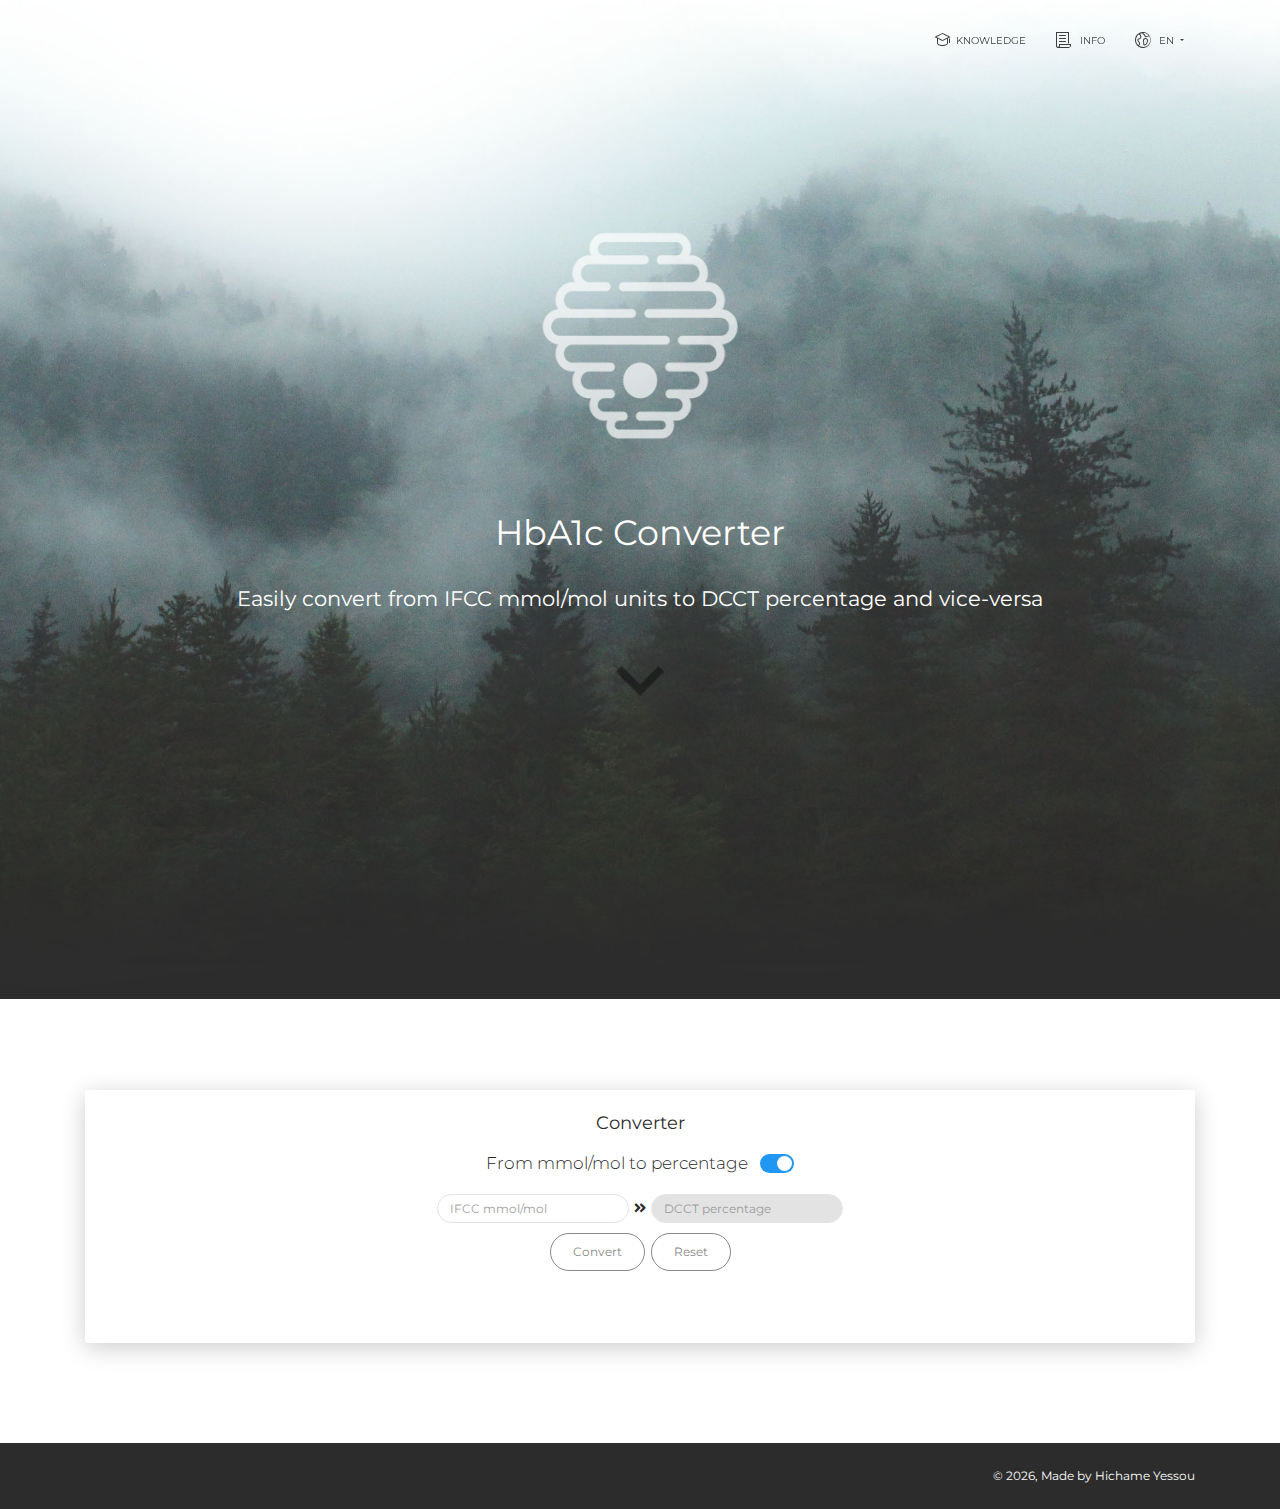
<file: index.html>
<!DOCTYPE html>
  <html id="outer-tag" class="scrollContainer" lang="en">

  <head>
    <!-- Global site tag (gtag.js) - Google Analytics -->
    <script async src="https://www.googletagmanager.com/gtag/js?id=UA-112221222-3"></script>
    <script>
      window.dataLayer = window.dataLayer || [];
      function gtag(){dataLayer.push(arguments);}
      gtag('js', new Date());

      gtag('config', 'UA-112221222-3');
    </script>
    <script async src="//pagead2.googlesyndication.com/pagead/js/adsbygoogle.js"></script>
    <script>
      (adsbygoogle = window.adsbygoogle || []).push({
        google_ad_client: "ca-pub-3504797040744216",
        enable_page_level_ads: true
      });
    </script>

    <meta charset="utf-8" />
    <link rel="apple-touch-icon" sizes="76x76" href="./assets/img/apple-icon.png">
    <link rel="icon" type="image/png" href="./assets/img/favicon.png">
    <meta http-equiv="X-UA-Compatible" content="IE=edge,chrome=1" />
    <title>
      HbA1c Converter
    </title>
    <meta content='width=device-width, initial-scale=1.0, maximum-scale=1.0, user-scalable=0, shrink-to-fit=no' name='viewport' />
    <!--     Fonts and icons     -->
    <link href="https://fonts.googleapis.com/css?family=Montserrat:400,700,200" rel="stylesheet" />
    <link href="https://use.fontawesome.com/releases/v5.0.6/css/all.css" rel="stylesheet">
    <!-- CSS Files -->
    <link href="./assets/css/bootstrap.min.css" rel="stylesheet" />
    <link href="./assets/css/now-ui-kit.css?v=1.2.0" rel="stylesheet" />
    <link href="./assets/css/switch-custom.css" rel="stylesheet" />
    
  </head>

  <body class="index-page sidebar-collapse">
    <!-- Navbar -->
    <nav class="navbar navbar-expand-lg fixed-top navbar-transparent " color-on-scroll="400">
      <div class="container">
        <div class="navbar-translate">
          <button class="navbar-toggler navbar-toggler" type="button" data-toggle="collapse" data-target="#navigation" aria-controls="navigation-index" aria-expanded="false" aria-label="Toggle navigation">
            <span class="navbar-toggler-bar top-bar"></span>
            <span class="navbar-toggler-bar middle-bar"></span>
            <span class="navbar-toggler-bar bottom-bar"></span>
          </button>
        </div>
        <div class="collapse navbar-collapse justify-content-end" id="navigation" data-nav-image="./assets/img/blurred-image-1.jpg">
          <ul class="navbar-nav">
            <li class="nav-item">
              <a id="forwardKnowledgeLang" class="nav-link">
                <i class="now-ui-icons education_hat" style="display: inline-block;"></i>
                <div id="edu_EN" style="display: inline-block;">
                  <p>Knowledge</p>
                </div>
                <div id="edu_IT" style="display: none">
                  <p>Sapere</p>
                </div>
              </a>
            </li>
            <li class="nav-item">
              <a id="forwardInfoLang" class="nav-link">
                <i class="now-ui-icons files_paper"></i>
                <p>Info</p>
              </a>
            </li>
            <li class="nav-item dropdown">
              <a href="#" class="nav-link dropdown-toggle" id="navbarDropdownMenuLink1" data-toggle="dropdown">
                <i class="now-ui-icons location_world"></i>
                <p id="languageSelector" lang="en">EN</p>
              </a>
              <div class="dropdown-menu dropdown-menu-right" aria-labelledby="navbarDropdownMenuLink1">
                <a lang="en" class="dropdown-item" href="#" onclick="setLanguage('en')">EN</a>
                <a lang="it" class="dropdown-item" href="#" onclick="setLanguage('it')">ITA</a>
              </div>
            </li>
          </ul>
        </div>
      </div>
    </nav>
    <!-- End Navbar -->
    <div class="wrapper">
      <div class="page-header clear-filter" filter-color="blue">
        <div class="page-header-image" data-parallax="true" style="background-image:url('./assets/img/bg11.jpg');">
        </div>
        <div class="container">
          <div class="content-center brand">
            <img class="n-logo" src="./assets/img/logo.png" style="opacity:0.7;max-width: 50%" alt="">
            <div class="en">
              <h2 class="h2-seo">HbA1c Converter</h2>
              <h4>Easily convert from IFCC mmol/mol units to DCCT percentage and vice-versa</h4>
            </div>
            <div class="it">
              <h2 class="h2-seo">HbA1c Convertitore</h2>
              <h4>Converti facilmente dalle unità IFFC mmol/mol alle percentuali DCCT e vice-versa</h4> 
            </div>
            <button id="scrollPage" style="background-color:transparent; border-color:transparent; cursor: pointer; outline: none;"><img style="opacity:0.4;" src="./assets/img/expand.png" /></button>
          </div>
          
        </div>
      </div>
      <br>

      
      <div class="section section-basic" id="basic-elements">
        <div class="container">
          <div class="card" style="word-wrap: unset;">
            <div class="card-body">
              <!-- Tab panes -->
              <div id="first-block-card" class="tab-content text-center en">
                <h5>Converter</h5>
                <span class="tab-pane active" id="home" role="tabpanel" style="display: inline-flex;">
                  <p>From mmol/mol to percentage &ensp;</p>
                  <label class="switch-custom" style="margin-top: 4px">
                    <input id="conversionType" type="checkbox" checked onclick="switchChange(this)">
                    <span class="slider-custom round"></span>
                  </label>
                </span>

                <form id="calculateHemo">
                  <div class="form-row" style="display: inline-flex;">
                    <div class="col">
                      <input id="input" type="text" class="form-control" placeholder="IFCC mmol/mol" onclick="reset()">
                    </div>
                    <i class="fa fa-angle-double-right" style="line-height: 2" aria-hidden="true"></i>
                    <div class="col">
                      <input id="output" type="text" class="form-control" placeholder="DCCT percentage" disabled="true" maxlength="3">
                    </div>
                  </div>
                </form>
                <button class="btn btn-simple btn-round" type="button" onclick="convert()">Convert</button>
                <button class="btn btn-simple btn-round" type="button" onclick="reset()">Reset</button>

              </div>

              <div id="first-block-card" class="tab-content text-center it">
                <h5>Convertitore</h5>
                <span class="tab-pane active" id="home" role="tabpanel" style="display: inline-flex;">
                  <p>Da mmol/mol al valore in percentuale &ensp;</p>
                  <label class="switch-custom">
                    <input id="conversionType" type="checkbox" checked onclick="switchChange(this)">
                    <span class="slider-custom round"></span>
                  </label>
                </span>

                <form id="calculateHemo">
                  <div class="form-row" style="display: inline-flex;">
                    <div class="col">
                      <input id="input" type="text" class="form-control" placeholder="IFCC mmol/mol" onclick="reset()">
                    </div>
                    <i class="fa fa-angle-double-right" style="line-height: 2" aria-hidden="true"></i>
                    <div class="col">
                      <input id="output" type="text" class="form-control" placeholder="DCCT percentuali" disabled="true">
                    </div>
                  </div>
                </form>
                
                <button class="btn btn-simple btn-round" type="button" onclick="convert()">Converti</button>
                <button class="btn btn-simple btn-round" type="button" onclick="reset()">Resetta</button>
              </div>
              <br>
              <div id="sliderContainer" class="container" style="width: 70%;" padding="30px">
                <div id="sliderDouble" class="slider slider-info" style="background: linear-gradient(to right, #66ff66 0%, #ff0000 130%);"></div>
                <br>  
                <div id="unitClearDCCT" style="text-align: center;">
                  <br>
                  <div class="en">
                    <p>DCCT Percentage</p>                  
                  </div>
                  <div class="it">
                    <p>Percentuali DCCT</p>
                  </div>
                </div>

                <div id="unitClearIFCC" style="text-align: center;">
                  <br>
                  <div class="en">
                    <p>IFCC mmol/mol</p>                  
                  </div>
                  <div class="it">
                    <p>IFCC mmol/mol</p>
                  </div>
                </div>
              </div>
              

              <div class="modal fade" id="errorModal" tabindex="-1" role="dialog" aria-labelledby="exampleModalLabel" aria-hidden="true">
                <div class="modal-dialog" role="document">
                  <div class="modal-content">
                    <div class="modal-header">
                      <h5 class="modal-title" id="exampleModalLabel">
                        <div class="en">Input error</div>
                        <div class="it">Errore di inserimento</div>
                      </h5>
                    </div>
                    <div class="modal-body">
                      <div class="en">Error, enter just numbers.</div>
                      <div class="it">Errore, inserisci solo numeri.</div>
                    </div>
                    <div class="modal-footer" style="align-self: flex-end;">
                      <button type="button" class="btn btn-secondary" data-dismiss="modal">
                        <div class="en">Close</div>
                        <div class="it">Chiudi</div>
                      </button>
                    </div>
                  </div>
                </div>
              </div>

            </div>
          </div>
        </div>
      </div>

      <!--  End Modal -->
      <footer class="footer" data-background-color="black">
        <div class="container">
          <div class="copyright" id="copyright">
            &copy;
            <script>
              document.getElementById('copyright').appendChild(document.createTextNode(new Date().getFullYear()))
            </script>, Made by
            <a href="https://www.hichame.com" target="_blank">Hichame Yessou</a>
          </div>
        </div>
      </footer>
    </div>
    <!--   Core JS Files   -->
    <script src="./assets/js/core/jquery.min.js" type="text/javascript"></script>
    <script src="./assets/js/core/popper.min.js" type="text/javascript"></script>
    <script src="./assets/js/core/bootstrap.min.js" type="text/javascript"></script>
    <!--  Plugin for Switches, full documentation here: http://www.jque.re/plugins/version3/bootstrap.switch/ -->
    <script src="./assets/js/plugins/bootstrap-switch.js"></script>
    <!--  Plugin for the Sliders, full documentation here: http://refreshless.com/nouislider/ -->
    <script src="./assets/js/plugins/nouislider.min.js" type="text/javascript"></script>
    <!-- Control Center for Now Ui Kit: parallax effects, scripts for the example pages etc -->
    <script src="./assets/js/now-ui-kit.js?v=1.2.0" type="text/javascript"></script>
    <!-- Number formatting -->
    <script src="./assets/js/wNumb.js" type="text/javascript"></script>


    <script type="text/javascript">
      $('.bootstrap-switch').each(function(){
        $this = $(this);
        data_on_label = $this.data('on-label') || '';
        data_off_label = $this.data('off-label') || '';

        $this.bootstrapSwitch({
          onText: data_on_label,
          offText: data_off_label
        });
      });
    </script>

    <script>
      $(document).ready(function() {
        var urlLang = window.location.hash.substring(1);
        if(urlLang)
          setLanguage(urlLang);

      //TODO: fix scroll when changing language
      $("#scrollPage").click(function () {
        console.info("TRYING TO SCROLL");
        $('html').animate({
          scrollTop: $("#first-block-card").offset().top -100
        }, 1500);
      });
      resetHints();
      propagateTranslation();

    });

      function propagateTranslation(){
        var currentLanguageSelector = document.getElementById('languageSelector').innerHTML;
        document.getElementById('forwardKnowledgeLang').setAttribute('href', 'knowledge.html#'+currentLanguageSelector);
        document.getElementById('forwardInfoLang').setAttribute('href', 'info.html#'+currentLanguageSelector);
      }

      function initSliders(lowerTarget, higherTarget, value){
      //Initiate sliders
      var slider = document.getElementById('sliderDouble');
      noUiSlider.create(slider, {
        start: value,
        tooltips: [wNumb({decimals: 1})],
        range: {
          min: lowerTarget*0.7,
          max: lowerTarget*2
        },
        pips: {
          mode: 'values',
          values: [lowerTarget, higherTarget],
          density: 4
        }
      });

      //Changing the pips height
      $('.noUi-marker-horizontal.noUi-marker-large').css('height','10px');

      //Disable Slider Drag
      var origins = slider.getElementsByClassName('noUi-origin');
      origins[0].setAttribute('disabled', true);

      //Check if mobile and size for better readability of the slider
      if (/Mobi|Android/i.test(navigator.userAgent)){
        console.info("WE'RE MOBILE");
        $('#sliderContainer').width('90%');
      }
    }
    
    function switchChange(cb) {
      var inputForm = document.getElementById('input').placeholder;
      var outputForm = document.getElementById('output').placeholder;
      
      $('#input').attr('placeholder',outputForm);
      $('#output').attr('placeholder',inputForm);

      reset();
    }

    function setLanguage(language) {
      var currentLang = language;
      $('#outer-tag').attr("lang", currentLang);
      
      //TODO: Improve
      //Dirty hack for fixing displaying style in menu
      if (currentLang == "it") {
        document.getElementById("edu_EN").style.display="none";
        document.getElementById("edu_IT").style.display="inline-block";
      }else{
        document.getElementById("edu_EN").style.display="inline-block";
        document.getElementById("edu_IT").style.display="none";
      }

      var selector = document.getElementById('languageSelector');
      selector.innerHTML = currentLang;

      propagateTranslation();
    }

    function convert() {
      //Remove sliders in case of old ones
      resetSlider();

      var type = document.getElementById("conversionType");
      
      if(! /^\d+$/.test(document.getElementById('input').value))
        $('#errorModal').modal()
      else{
        $("#sliderContainer").css("padding","30px");
        if(type.checked == true){
          var val = +((0.09148 * document.getElementById('input').value) + 2.152).toFixed(2);
          document.getElementById('output').value = val +" "+document.getElementById('output').placeholder;
          document.getElementById('input').value = document.getElementById('input').value +" "+ document.getElementById('input').placeholder;
          initSliders(6,9, val);
          $("#unitClearIFCC").css("display","none");
          $("#unitClearDCCT").css("display","block");
        }else{
          var val = +((10.93 * document.getElementById('input').value) - 23.50).toFixed(2);
          document.getElementById('output').value = val +" "+ document.getElementById('output').placeholder;
          document.getElementById('input').value = document.getElementById('input').value +" "+ document.getElementById('input').placeholder;
          initSliders(42,75, val);
          $("#unitClearDCCT").css("display","none");
          $("#unitClearIFCC").css("display","block");
        }
      }
    }

    function reset(){
      $("#calculateHemo").trigger('reset');
      resetSlider();
      resetHints();
    }

    function resetSlider(){
      var slider = document.getElementById('sliderDouble');
      try{
        slider.noUiSlider.destroy();
      }catch(e){
        console.info("Exception: "+e);
      }
      $("#sliderContainer").css("padding","0px");
    }

    function resetHints(){
      try{
        $("#unitClearDCCT").css("display","none");
        $("#unitClearIFCC").css("display","none");
      }catch(e){
        console.info("Exception: "+e);
      }
    }
  </script>
</body>

</html>
</file>
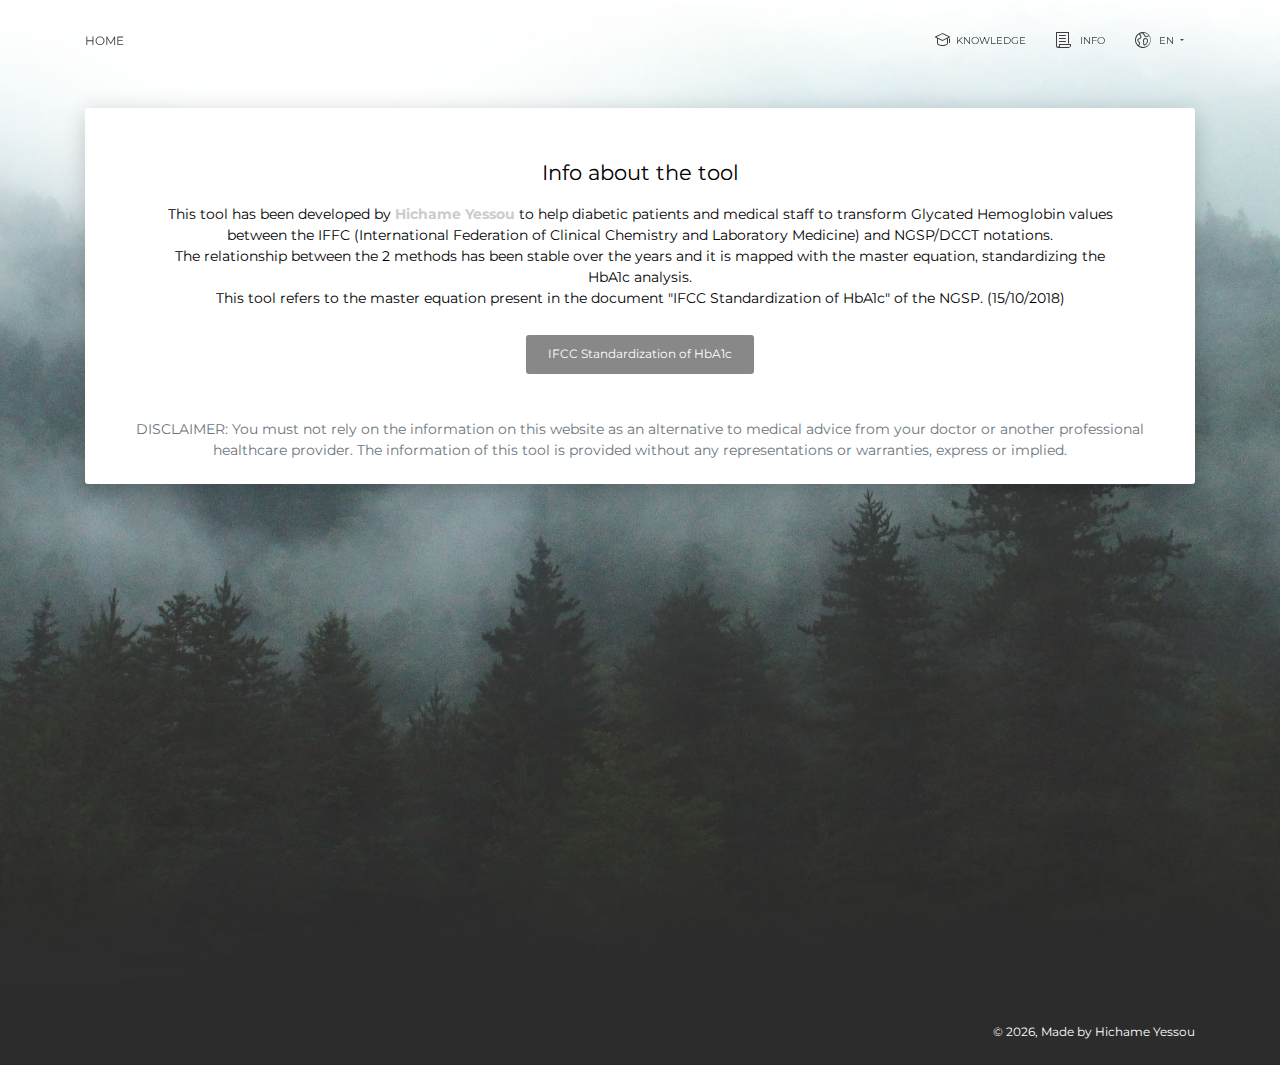
<file: info.html>
<!DOCTYPE html>
  <html id="outer-tag" class="scrollContainer" lang="en">

  <head>
    <!-- Global site tag (gtag.js) - Google Analytics -->
    <script async src="https://www.googletagmanager.com/gtag/js?id=UA-112221222-3"></script>
    <script>
      window.dataLayer = window.dataLayer || [];
      function gtag(){dataLayer.push(arguments);}
      gtag('js', new Date());

      gtag('config', 'UA-112221222-3');
    </script>
    <script async src="//pagead2.googlesyndication.com/pagead/js/adsbygoogle.js"></script>
    <script>
      (adsbygoogle = window.adsbygoogle || []).push({
        google_ad_client: "ca-pub-3504797040744216",
        enable_page_level_ads: true
      });
    </script>

    <meta charset="utf-8" />
    <link rel="apple-touch-icon" sizes="76x76" href="./assets/img/apple-icon.png">
    <link rel="icon" type="image/png" href="./assets/img/favicon.png">
    <meta http-equiv="X-UA-Compatible" content="IE=edge,chrome=1" />
    <title>
      HbA1c Converter
    </title>
    <meta content='width=device-width, initial-scale=1.0, maximum-scale=1.0, user-scalable=0, shrink-to-fit=no' name='viewport' />
    <!--     Fonts and icons     -->
    <link href="https://fonts.googleapis.com/css?family=Montserrat:400,700,200" rel="stylesheet" />
    <link href="https://use.fontawesome.com/releases/v5.0.6/css/all.css" rel="stylesheet">
    <!-- CSS Files -->
    <link href="./assets/css/bootstrap.min.css" rel="stylesheet" />
    <link href="./assets/css/now-ui-kit.css?v=1.2.0" rel="stylesheet" />
    <link href="./assets/css/switch-custom.css" rel="stylesheet" />
    
  </head>

  <body class="index-page sidebar-collapse">
    <!-- Navbar -->
    <nav class="navbar navbar-expand-lg fixed-top navbar-transparent " color-on-scroll="400">
      <div class="container">
        <div class="navbar-translate">
          <button class="navbar-toggler navbar-toggler" type="button" data-toggle="collapse" data-target="#navigation" aria-controls="navigation-index" aria-expanded="false" aria-label="Toggle navigation">
            <span class="navbar-toggler-bar top-bar"></span>
            <span class="navbar-toggler-bar middle-bar"></span>
            <span class="navbar-toggler-bar bottom-bar"></span>
          </button>
          <a id="forwardHomeLang" class="navbar-brand">Home</a>
        </div>
        <div class="collapse navbar-collapse justify-content-end" id="navigation" data-nav-image="./assets/img/blurred-image-1.jpg">
          <ul class="navbar-nav">
            <li class="nav-item">
              <a id="forwardKnowledgeLang" class="nav-link">
                <i class="now-ui-icons education_hat" style="display: inline-block;"></i>
                <div id="edu_EN" style="display: inline-block;">
                  <p>Knowledge</p>
                </div>
                <div id="edu_IT" style="display: none">
                  <p>Sapere</p>
                </div>
              </a>
            </li>
            <li class="nav-item">
              <a id="forwardInfoLang" class="nav-link">
                <i class="now-ui-icons files_paper"></i>
                <p>Info</p>
              </a>
            </li>
            <li class="nav-item dropdown">
              <a href="#" class="nav-link dropdown-toggle" id="navbarDropdownMenuLink1" data-toggle="dropdown">
                <i class="now-ui-icons location_world"></i>
                <p id="languageSelector" lang="en">EN</p>
              </a>
              <div class="dropdown-menu dropdown-menu-right" aria-labelledby="navbarDropdownMenuLink1">
                <a lang="en" class="dropdown-item" href="#" onclick="setLanguage('en')">EN</a>
                <a lang="it" class="dropdown-item" href="#" onclick="setLanguage('it')">ITA</a>
              </div>
            </li>
          </ul>
        </div>
      </div>
    </nav>
    <!-- End Navbar -->
    <div class="wrapper">
      <div class="page-header clear-filter" filter-color="blue">
        <div class="page-header-image" data-parallax="true" style="background-image:url('./assets/img/bg11.jpg');">
        </div>
        <div class="container">
          <div class="card text-center">
            <div class="card-body">
              <h4 class="card-title" style="color: black;">
                <div class="en">
                  Info about the tool
                </div>
                <div class="it">
                  Informazioni riguardanti lo strumento
                </div>
              </h4>
              <p class="card-text">
                <div class="en" style="color: black; padding-left: 50px; padding-right: 50px;">
                  This tool has been developed by <strong><a href="http://hichame.com">Hichame Yessou</a></strong> to help diabetic patients and medical staff to transform Glycated Hemoglobin values between the IFFC (International Federation of Clinical Chemistry and Laboratory Medicine) and NGSP/DCCT notations. <br>
                  The relationship between the 2 methods has been stable over the years and it is mapped with the master equation, standardizing the HbA1c analysis.
                  <br>
                  This tool refers to the master equation present in the document "IFCC Standardization of HbA1c" of the NGSP. (15/10/2018)
                </div>
                <div class="it" style="color: black; padding-left: 50px; padding-right: 50px;">
                  Questo strumento è stato sviluppato per aiutare pazienti diabetici ed il personale medico a trasformare i valori di emoglobina glicata tra la notazione IFFC (International Federation of Clinical Chemistry and Laboratory Medicine) e la notazione NGSP/DCCT. La relazione tra i 2 metodi è stata stabile nel corso degli anni ed è mappata con l'equazione sviluppata nel documento "IFCC Standardization of HbA1c" da parte dell'NGSP. (15/10/2018)
                </div>
              </p>
              <a href="http://www.ngsp.org/docs/ifccstd.pdf" class="btn">IFCC Standardization of HbA1c</a>
            </div>
            <div class="card-footer text-muted mb-2" style="padding-bottom: 15px; padding-left: 25px; padding-right: 25px;">
              <div class="en">
                DISCLAIMER: You must not rely on the information on this website as an alternative to medical advice from your doctor or another professional healthcare provider. The information of this tool is provided without any representations or warranties, express or implied.
              </div>
              <div class="it">
                DECLINAZIONE DI RESPONSABILITÁ: Non devi fare affidamento sulle informazioni contenute in questo sito web come alternativa ai consigli medici del tuo medico o di un altro operatore sanitario professionale. Le informazioni di questo strumento sono fornite senza alcuna rappresentazione o garanzia, espressa o implicita.
              </div>
            </div>
          </div>
        </div>
      </div>
    </div>

    <!--  End Modal -->
    <footer class="footer" data-background-color="black">
      <div class="container">
        <div class="copyright" id="copyright">
          &copy;
          <script>
            document.getElementById('copyright').appendChild(document.createTextNode(new Date().getFullYear()))
          </script>, Made by
          <a href="https://www.hichame.com" target="_blank">Hichame Yessou</a>
        </div>
      </div>
    </footer>
  </div>
  <!--   Core JS Files   -->
  <script src="./assets/js/core/jquery.min.js" type="text/javascript"></script>
  <script src="./assets/js/core/popper.min.js" type="text/javascript"></script>
  <script src="./assets/js/core/bootstrap.min.js" type="text/javascript"></script>
  <!--  Plugin for Switches, full documentation here: http://www.jque.re/plugins/version3/bootstrap.switch/ -->
  <script src="./assets/js/plugins/bootstrap-switch.js"></script>
  <!--  Plugin for the Sliders, full documentation here: http://refreshless.com/nouislider/ -->
  <script src="./assets/js/plugins/nouislider.min.js" type="text/javascript"></script>
  <!-- Control Center for Now Ui Kit: parallax effects, scripts for the example pages etc -->
  <script src="./assets/js/now-ui-kit.js?v=1.2.0" type="text/javascript"></script>
  

  <script type="text/javascript">
    $('.bootstrap-switch').each(function(){
      $this = $(this);
      data_on_label = $this.data('on-label') || '';
      data_off_label = $this.data('off-label') || '';

      $this.bootstrapSwitch({
        onText: data_on_label,
        offText: data_off_label
      });
    });
  </script>

  <script>
    $(document).ready(function() {
      var urlLang = window.location.hash.substring(1);
      if(urlLang)
        setLanguage(urlLang);

      $("#scrollPage").click(function () {
        console.info("Also got here");
        $('html').animate({
          scrollTop: $("#first-block-card").offset().top -100
        }, 1500);
      });
      propagateTranslation();
    });
    
    function propagateTranslation(){
      var currentLanguageSelector = document.getElementById('languageSelector').innerHTML;
      document.getElementById('forwardKnowledgeLang').setAttribute('href', 'knowledge.html#'+currentLanguageSelector);
      document.getElementById('forwardInfoLang').setAttribute('href', 'info.html#'+currentLanguageSelector);
      document.getElementById('forwardHomeLang').setAttribute('href', 'index.html#'+currentLanguageSelector);
    }

    function switchChange(cb) {
      var inputForm = document.getElementById('input').placeholder;
      var outputForm = document.getElementById('output').placeholder;
      
      $('#input').attr('placeholder',outputForm);
      $('#output').attr('placeholder',inputForm);

      reset();
    }

    function setLanguage(language) {
      $('#outer-tag').attr("lang", language);

      //TODO: Improve
      //Dirty hack for fixing displaying style in menu
      if (language == "it") {
        document.getElementById("edu_EN").style.display="none";
        document.getElementById("edu_IT").style.display="inline-block";
      }else{
        document.getElementById("edu_EN").style.display="inline-block";
        document.getElementById("edu_IT").style.display="none";
      }

      var selector = document.getElementById('languageSelector');
      selector.innerHTML = language;
      propagateTranslation();
    }
    </script>
  </body>

  </html>
</file>
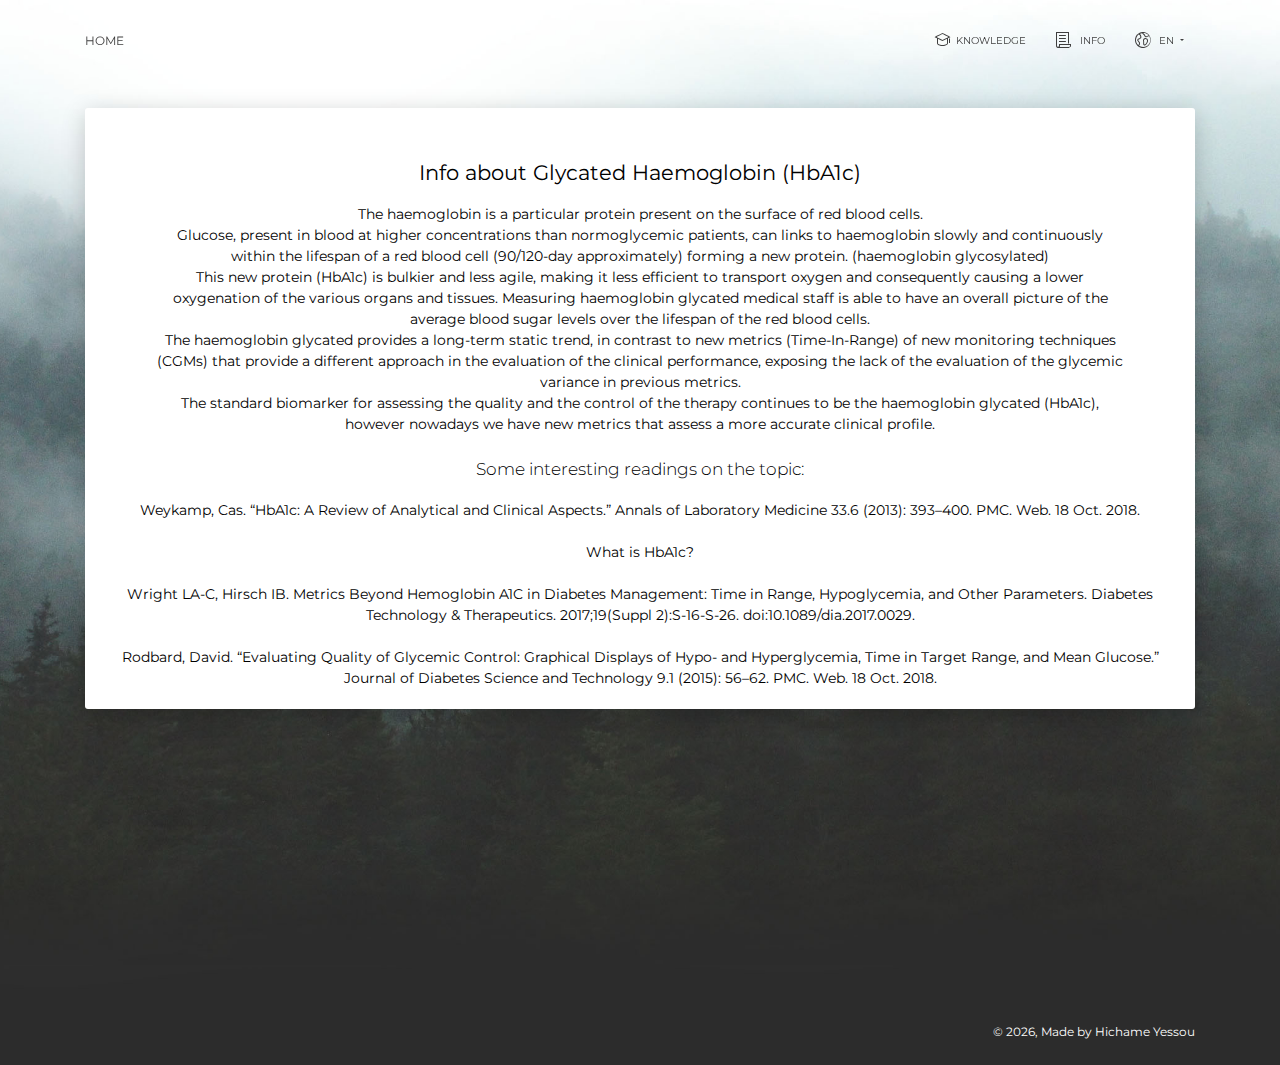
<file: knowledge.html>
<!DOCTYPE html>
  <html id="outer-tag" class="scrollContainer" lang="en">

  <head>
    <!-- Global site tag (gtag.js) - Google Analytics -->
    <script async src="https://www.googletagmanager.com/gtag/js?id=UA-112221222-3"></script>
    <script>
      window.dataLayer = window.dataLayer || [];
      function gtag(){dataLayer.push(arguments);}
      gtag('js', new Date());

      gtag('config', 'UA-112221222-3');
    </script>
    <script async src="//pagead2.googlesyndication.com/pagead/js/adsbygoogle.js"></script>
    <script>
      (adsbygoogle = window.adsbygoogle || []).push({
        google_ad_client: "ca-pub-3504797040744216",
        enable_page_level_ads: true
      });
    </script>

    <meta charset="utf-8" />
    <link rel="apple-touch-icon" sizes="76x76" href="./assets/img/apple-icon.png">
    <link rel="icon" type="image/png" href="./assets/img/favicon.png">
    <meta http-equiv="X-UA-Compatible" content="IE=edge,chrome=1" />
    <title>
      HbA1c Converter
    </title>
    <meta content='width=device-width, initial-scale=1.0, maximum-scale=1.0, user-scalable=0, shrink-to-fit=no' name='viewport' />
    <!--     Fonts and icons     -->
    <link href="https://fonts.googleapis.com/css?family=Montserrat:400,700,200" rel="stylesheet" />
    <link href="https://use.fontawesome.com/releases/v5.0.6/css/all.css" rel="stylesheet">
    <!-- CSS Files -->
    <link href="./assets/css/bootstrap.min.css" rel="stylesheet" />
    <link href="./assets/css/now-ui-kit.css?v=1.2.0" rel="stylesheet" />
    <link href="./assets/css/switch-custom.css" rel="stylesheet" />
    
  </head>

  <body class="index-page sidebar-collapse">
    <!-- Navbar -->
    <nav class="navbar navbar-expand-lg fixed-top navbar-transparent " color-on-scroll="400">
      <div class="container">
        <div class="navbar-translate">
          <button class="navbar-toggler navbar-toggler" type="button" data-toggle="collapse" data-target="#navigation" aria-controls="navigation-index" aria-expanded="false" aria-label="Toggle navigation">
            <span class="navbar-toggler-bar top-bar"></span>
            <span class="navbar-toggler-bar middle-bar"></span>
            <span class="navbar-toggler-bar bottom-bar"></span>
          </button>
          <a id="forwardHomeLang" class="navbar-brand">Home</a>
        </div>
        <div class="collapse navbar-collapse justify-content-end" id="navigation" data-nav-image="./assets/img/blurred-image-1.jpg">
          <ul class="navbar-nav">
            <li class="nav-item">
              <a id="forwardKnowledgeLang" class="nav-link">
                <i class="now-ui-icons education_hat" style="display: inline-block;"></i>
                <div id="edu_EN" style="display: inline-block;">
                  <p>Knowledge</p>
                </div>
                <div id="edu_IT" style="display: none">
                  <p>Sapere</p>
                </div>
              </a>
            </li>
            <li class="nav-item">
              <a id="forwardInfoLang" class="nav-link">
                <i class="now-ui-icons files_paper"></i>
                <p>Info</p>
              </a>
            </li>
            <li class="nav-item dropdown">
              <a href="#" class="nav-link dropdown-toggle" id="navbarDropdownMenuLink1" data-toggle="dropdown">
                <i class="now-ui-icons location_world"></i>
                <p id="languageSelector" lang="en">EN</p>
              </a>
              <div class="dropdown-menu dropdown-menu-right" aria-labelledby="navbarDropdownMenuLink1">
                <a lang="en" class="dropdown-item" href="#" onclick="setLanguage('en')">EN</a>
                <a lang="it" class="dropdown-item" href="#" onclick="setLanguage('it')">ITA</a>
              </div>
            </li>
          </ul>
        </div>
      </div>
    </nav>
    <!-- End Navbar -->
    <div class="wrapper">
      <div class="page-header clear-filter" filter-color="blue">
        <div class="page-header-image" data-parallax="true" style="background-image:url('./assets/img/bg11.jpg');">
        </div>
        <div class="container">
          <div class="card text-center">
            <div class="card-body">
              <h4 class="card-title" style="color: black;">
                <div class="en">
                  Info about Glycated Haemoglobin (HbA1c)
                </div>
                <div class="it">
                  Informazioni riguardanti l'Emoglobina Glicata (HbA1c)
                </div>
              </h4>
              <p class="card-text">
                <div class="en" style="color: black; padding-left: 50px; padding-right: 50px;">
                  The haemoglobin is a particular protein present on the surface of red blood cells. <br>
                  Glucose, present in blood at higher concentrations than normoglycemic patients, can links to haemoglobin slowly and continuously within the lifespan of a red blood cell (90/120-day approximately) forming a new protein. (haemoglobin glycosylated)<br>
                  This new protein (HbA1c) is bulkier and less agile, making it less efficient to transport oxygen and consequently causing a lower oxygenation of the various organs and tissues.
                  Measuring haemoglobin glycated medical staff is able to have an overall picture of the average blood sugar levels over the lifespan of the red blood cells.<br>
                  The haemoglobin glycated provides a long-term static trend, in contrast to new metrics (Time-In-Range) of new monitoring techniques (CGMs) that provide a different approach in the evaluation of the clinical performance, exposing the lack of the evaluation of the glycemic variance in previous metrics.<br>
                  The standard biomarker for assessing the quality and the control of the therapy continues to be the haemoglobin glycated (HbA1c), however nowadays we have new metrics that assess a more accurate clinical profile.
                  <br><br>
                  <p>Some interesting readings on the topic:</p>
                </div>
                <div class="it" style="color: black; padding-left: 50px; padding-right: 50px;">
                  L'emoglobina è una particolare proteina presente sulla superficie dei globuli rossi.<br>
                  Il glucosio, presente nel sangue a concentrazioni più elevate rispetto ai pazienti normoglicemici, può legare lentamente all'emoglobina durante la vita di un globulo rosso (circa 90/120 giorni circa) formando una nuova proteina. (emoglobina glicosilata)<br>
                  Questa nuova proteina (HbA1c) è più ingombrante e meno agile, rendendo meno efficiente il trasporto dell'ossigeno, causando una minore ossigenazione dei vari organi e tessuti.
                  La misurazione dell'emoglobina glicata consente al personale medico e ai pazienti di avere un quadro generale dei livelli medi di glucosio nel sangue durante il ciclo di vita dei globuli rossi.<br>
                  L'emoglobina glicata fornisce una visuale statica sul lungo termine, in contrasto alle nuove metriche (Time-In-Range) delle nuove tecniche di monitoraggio (CGM) che forniscono un approccio differito nella valutazione del quadro clinico, marcando la mancanza della valutazione della varianza glicemica nelle metriche precedenti.<br>
                  Il biomarcatore di riferimento per valutare la qualità della terapia, continua ad essere l'emoglobina glicata (HbA1c), tuttavia oggi abbiamo nuove metriche che permettono di valutare il profilo clinico in modo più accurato.
                  <br><br>
                  <p>Alcuni articoli interessanti sull'argomento:</p>
                </div>
                <a href="https://www.ncbi.nlm.nih.gov/pmc/articles/PMC3819436/" style="color: black;"> 
                Weykamp, Cas. “HbA1c: A Review of Analytical and Clinical Aspects.” Annals of Laboratory Medicine 33.6 (2013): 393–400. PMC. Web. 18 Oct. 2018.</a>
                <br><br>
                <a href="https://www.diabetes.co.uk/what-is-hba1c.html" style="color: black;"> 
                What is HbA1c?</a>
                <br><br>
                <a href="https://www.ncbi.nlm.nih.gov/pmc/articles/PMC5444503/" style="color: black;"> 
                Wright LA-C, Hirsch IB. Metrics Beyond Hemoglobin A1C in Diabetes Management: Time in Range, Hypoglycemia, and Other Parameters. Diabetes Technology & Therapeutics. 2017;19(Suppl 2):S-16-S-26. doi:10.1089/dia.2017.0029.</a>
                <br><br>      
                <a href="https://www.ncbi.nlm.nih.gov/pmc/articles/PMC4495532/" style="color: black;"> 
                Rodbard, David. “Evaluating Quality of Glycemic Control: Graphical Displays of Hypo- and Hyperglycemia, Time in Target Range, and Mean Glucose.” Journal of Diabetes Science and Technology 9.1 (2015): 56–62. PMC. Web. 18 Oct. 2018.</a>
              </div>
            </div>
          </div>
        </div>
      </div>

      <!--  End Modal -->
      <footer class="footer" data-background-color="black">
        <div class="container">
          <div class="copyright" id="copyright">
            &copy;
            <script>
              document.getElementById('copyright').appendChild(document.createTextNode(new Date().getFullYear()))
            </script>, Made by
            <a href="https://www.hichame.com" target="_blank">Hichame Yessou</a>
          </div>
        </div>
      </footer>
    </div>
    <!--   Core JS Files   -->
    <script src="./assets/js/core/jquery.min.js" type="text/javascript"></script>
    <script src="./assets/js/core/popper.min.js" type="text/javascript"></script>
    <script src="./assets/js/core/bootstrap.min.js" type="text/javascript"></script>
    <!--  Plugin for Switches, full documentation here: http://www.jque.re/plugins/version3/bootstrap.switch/ -->
    <script src="./assets/js/plugins/bootstrap-switch.js"></script>
    <!--  Plugin for the Sliders, full documentation here: http://refreshless.com/nouislider/ -->
    <script src="./assets/js/plugins/nouislider.min.js" type="text/javascript"></script>
    <!-- Control Center for Now Ui Kit: parallax effects, scripts for the example pages etc -->
    <script src="./assets/js/now-ui-kit.js?v=1.2.0" type="text/javascript"></script>


    <script type="text/javascript">
      $('.bootstrap-switch').each(function(){
        $this = $(this);
        data_on_label = $this.data('on-label') || '';
        data_off_label = $this.data('off-label') || '';

        $this.bootstrapSwitch({
          onText: data_on_label,
          offText: data_off_label
        });
      });
    </script>

    <script>
      $(document).ready(function() {

        var urlLang = window.location.hash.substring(1);
        if(urlLang)
          setLanguage(urlLang);

        $("#scrollPage").click(function () {
          console.info("Also got here");
          $('html').animate({
            scrollTop: $("#first-block-card").offset().top -100
          }, 1500);
        });

        propagateTranslation();
      });

      function propagateTranslation(){
        var currentLanguageSelector = document.getElementById('languageSelector').innerHTML;
        document.getElementById('forwardKnowledgeLang').setAttribute('href', 'knowledge.html#'+currentLanguageSelector);
        document.getElementById('forwardInfoLang').setAttribute('href', 'info.html#'+currentLanguageSelector);
        document.getElementById('forwardHomeLang').setAttribute('href', 'index.html#'+currentLanguageSelector);
      }

      function switchChange(cb) {
        var inputForm = document.getElementById('input').placeholder;
        var outputForm = document.getElementById('output').placeholder;

        $('#input').attr('placeholder',outputForm);
        $('#output').attr('placeholder',inputForm);

        reset();
      }

      function setLanguage(language) {
        $('#outer-tag').attr("lang", language);

      //TODO: Improve
      //Dirty hack for fixing displaying style in menu
      if (language == "it") {
        document.getElementById("edu_EN").style.display="none";
        document.getElementById("edu_IT").style.display="inline-block";
      }else{
        document.getElementById("edu_EN").style.display="inline-block";
        document.getElementById("edu_IT").style.display="none";
      }

      var selector = document.getElementById('languageSelector');
      selector.innerHTML = language;
      propagateTranslation();
    }
    </script>
  </body>

  </html>
</file>
<file: assets/css/switch-custom.css>
/* The switch - the box around the slider */
.switch-custom {
  position: relative;
  display: inline-block;
  width: 34px;
  height: 19px;
}

/* Hide default HTML checkbox */
.switch-custom input {display:none;}

/* The slider */
.slider-custom {
  position: absolute;
  cursor: pointer;
  top: 0;
  left: 0;
  right: 0;
  bottom: 0;
  background-color: #ccc;
  -webkit-transition: .4s;
  transition: .4s;
}

.slider-custom:before {
  position: absolute;
  content: "";
  height: 15px;
  width: 15px;
  left: 2px;
  bottom: 2px;
  background-color: white;
  -webkit-transition: .4s;
  transition: .4s;
}

input:checked + .slider-custom {
  background-color: #2196F3;
}

input:focus + .slider-custom {
  box-shadow: 0 0 1px #2196F3;
}

input:checked + .slider-custom:before {
  -webkit-transform: translateX(15px);
  -ms-transform: translateX(15px);
  transform: translateX(15px);
}

/* Rounded sliders */
.slider-custom.round {
  border-radius: 17px;
}

.slider-custom.round:before {
  border-radius: 50%;
}
</file>
